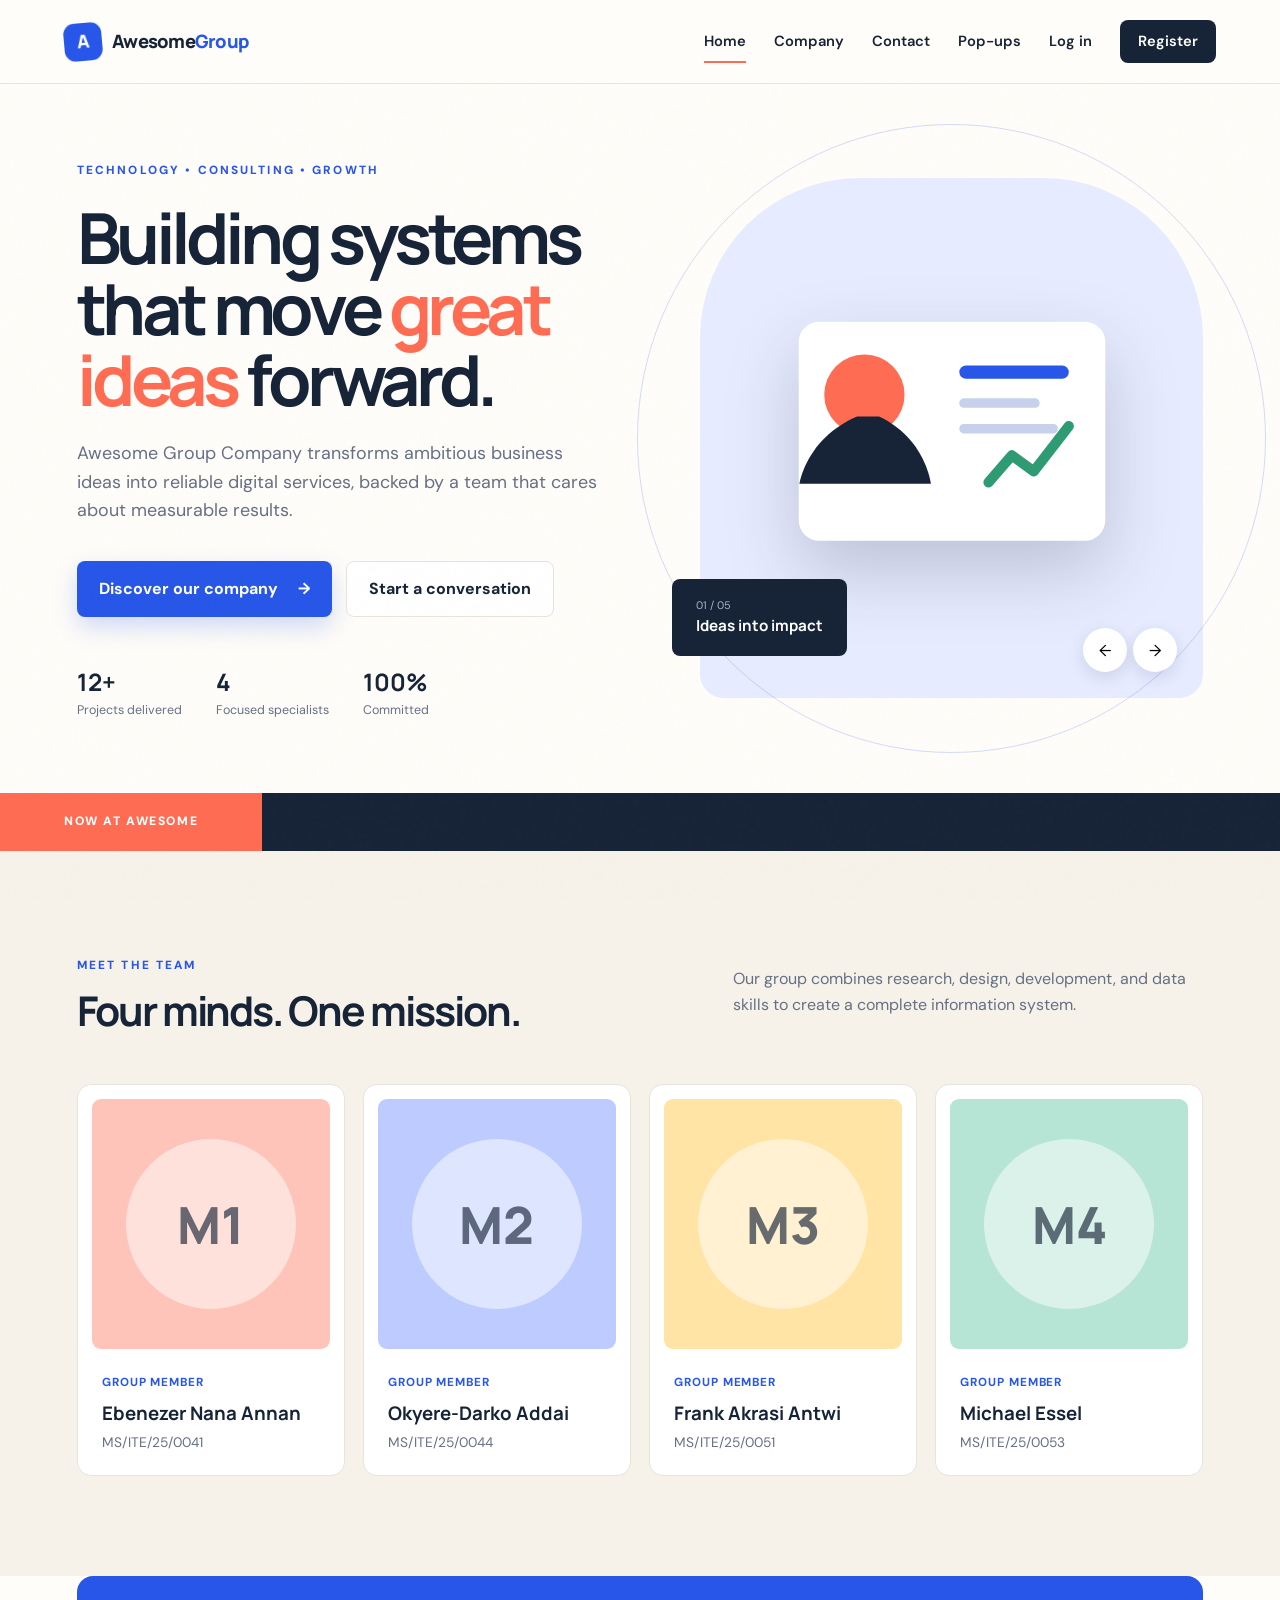
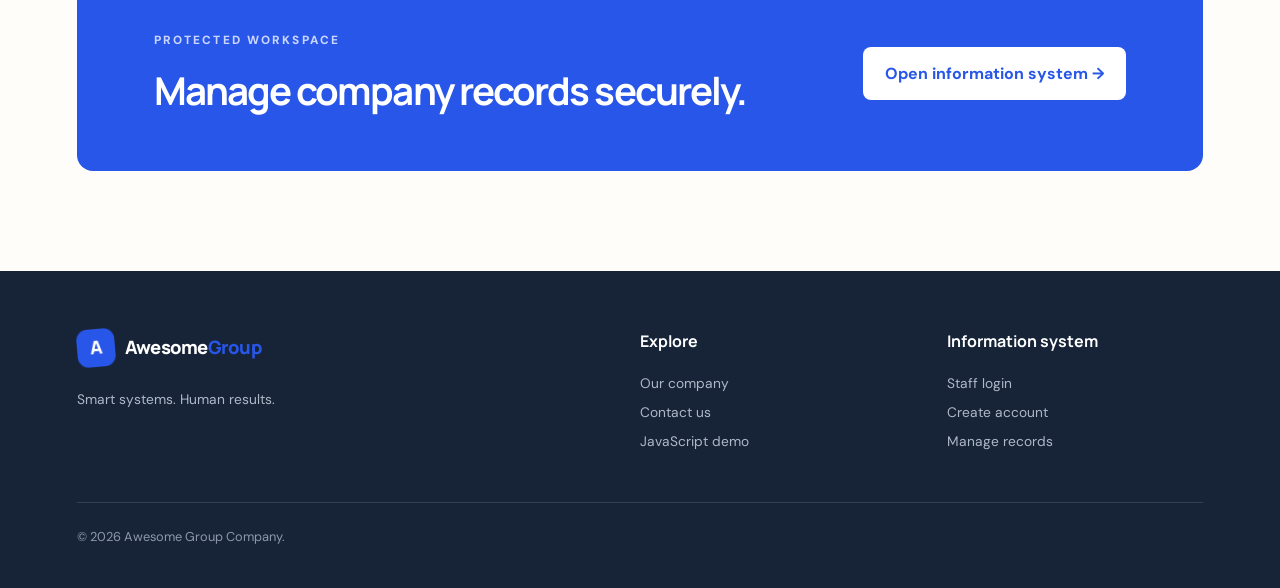
<file: index.html>
<!doctype html>
<html lang="en">
<head>
    <meta charset="utf-8">
    <meta name="viewport" content="width=device-width, initial-scale=1">
    <meta name="description" content="Awesome Group Company information system">
    <title>Home | Awesome Group Company</title>
    <link rel="preconnect" href="https://fonts.googleapis.com">
    <link rel="preconnect" href="https://fonts.gstatic.com" crossorigin>
    <link href="https://fonts.googleapis.com/css2?family=DM+Sans:wght@400;500;600;700&family=Manrope:wght@600;700;800&display=swap" rel="stylesheet">
    <link rel="stylesheet" href="assets/css/style.css">
    <script src="assets/js/main.js" defer></script>
</head>
<body data-page="home">
<header data-site-header></header>
<main>
    <section class="hero">
        <div class="hero-copy">
            <span class="eyebrow">Technology • Consulting • Growth</span>
            <h1>Building systems that move <em>great ideas</em> forward.</h1>
            <p>Awesome Group Company transforms ambitious business ideas into reliable digital services, backed by a team that cares about measurable results.</p>
            <div class="hero-actions">
                <a class="button primary" href="about.html">Discover our company <span>→</span></a>
                <a class="button ghost" href="contact.html">Start a conversation</a>
            </div>
            <div class="hero-stats">
                <div><strong>12+</strong><span>Projects delivered</span></div>
                <div><strong>4</strong><span>Focused specialists</span></div>
                <div><strong>100%</strong><span>Committed</span></div>
            </div>
        </div>
        <div class="slider" aria-label="Company highlights">
            <div class="slider-orbit"></div>
            <img id="slider-image" src="assets/images/slide-1.svg" alt="Digital collaboration illustration">
            <button class="slider-arrow previous" type="button" aria-label="Previous image">←</button>
            <button class="slider-arrow next" type="button" aria-label="Next image">→</button>
            <div class="slider-caption"><span id="slide-number">01 / 05</span><strong id="slide-title">Ideas into impact</strong></div>
        </div>
    </section>
    <section class="ticker" aria-label="Company announcements">
        <span class="ticker-label">Now at Awesome</span>
        <div class="ticker-window"><p id="scrolling-text">Innovating together • Building secure systems • Creating lasting value • Your vision, engineered brilliantly •</p></div>
    </section>
    <section class="section team-section">
        <div class="section-heading">
            <div><span class="eyebrow">Meet the team</span><h2>Four minds. One mission.</h2></div>
            <p>Our group combines research, design, development, and data skills to create a complete information system.</p>
        </div>
        <div class="team-grid">
            <article class="team-card"><div class="avatar coral"><span>M1</span></div><div><span class="member-role">Group Member</span><h3>Ebenezer Nana Annan</h3><p>MS/ITE/25/0041</p></div></article>
            <article class="team-card"><div class="avatar blue"><span>M2</span></div><div><span class="member-role">Group Member</span><h3>Okyere-Darko Addai</h3><p>MS/ITE/25/0044</p></div></article>
            <article class="team-card"><div class="avatar gold"><span>M3</span></div><div><span class="member-role">Group Member</span><h3>Frank Akrasi Antwi</h3><p>MS/ITE/25/0051</p></div></article>
            <article class="team-card"><div class="avatar green"><span>M4</span></div><div><span class="member-role">Group Member</span><h3>Michael Essel</h3><p>MS/ITE/25/0053</p></div></article>
        </div>
    </section>
    <section class="cta-strip">
        <div><span class="eyebrow light">Protected workspace</span><h2>Manage company records securely.</h2></div>
        <a class="button light-button" href="login.html">Open information system →</a>
    </section>
</main>
<footer data-site-footer></footer>
</body>
</html>
</file>
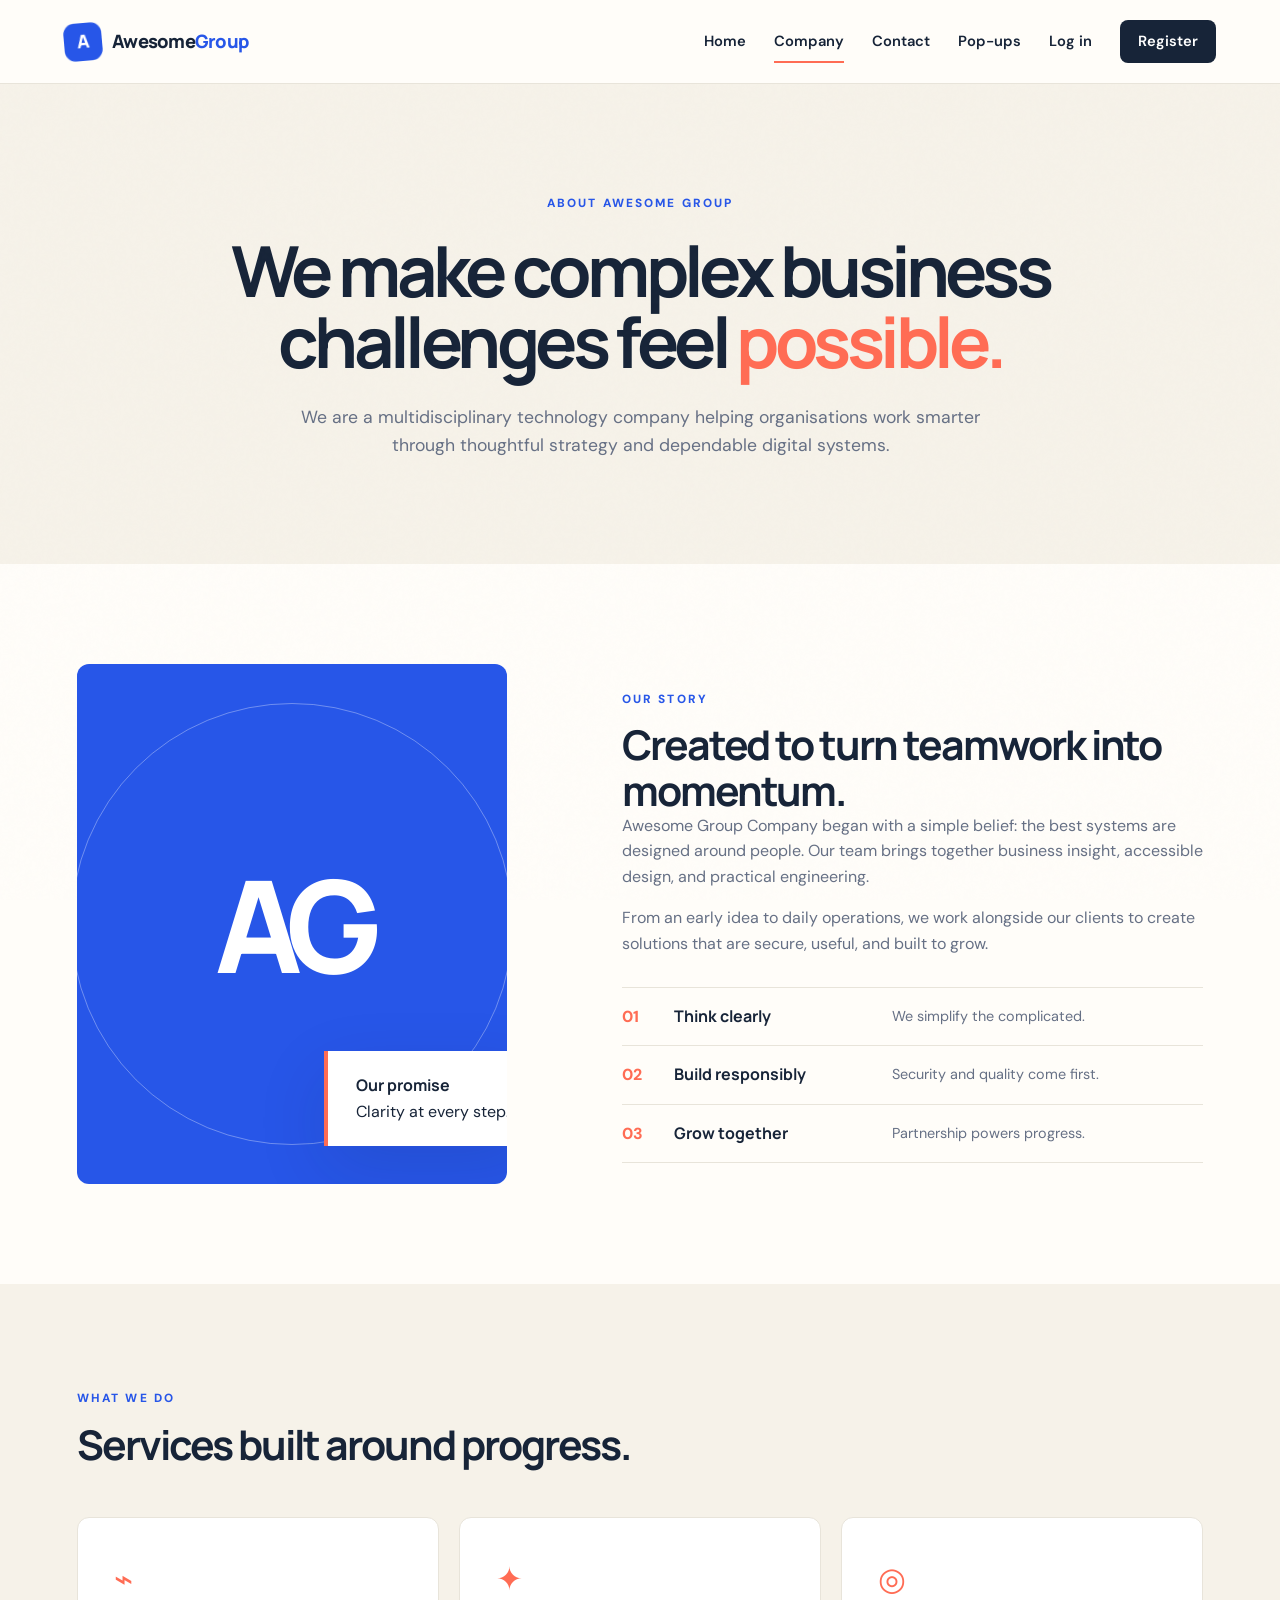
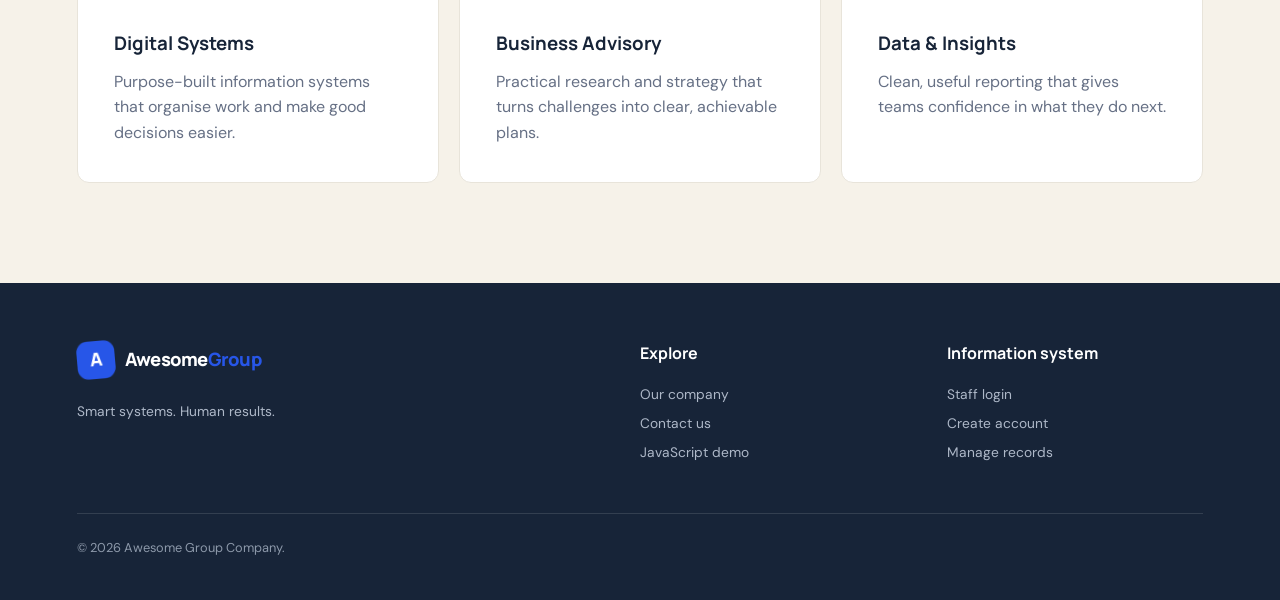
<file: about.html>
<!doctype html>
<html lang="en">
<head>
    <meta charset="utf-8"><meta name="viewport" content="width=device-width, initial-scale=1">
    <meta name="description" content="About Awesome Group Company"><title>About the Company | Awesome Group Company</title>
    <link rel="preconnect" href="https://fonts.googleapis.com"><link rel="preconnect" href="https://fonts.gstatic.com" crossorigin>
    <link href="https://fonts.googleapis.com/css2?family=DM+Sans:wght@400;500;600;700&family=Manrope:wght@600;700;800&display=swap" rel="stylesheet">
    <link rel="stylesheet" href="assets/css/style.css"><script src="assets/js/main.js" defer></script>
</head>
<body data-page="about">
<header data-site-header></header><main>
<section class="page-hero"><span class="eyebrow">About Awesome Group</span><h1>We make complex business challenges feel <em>possible.</em></h1><p>We are a multidisciplinary technology company helping organisations work smarter through thoughtful strategy and dependable digital systems.</p></section>
<section class="section story-grid">
    <div class="story-visual"><span>AG</span><div class="floating-note"><strong>Our promise</strong><br>Clarity at every step.</div></div>
    <div class="story-copy"><span class="eyebrow">Our story</span><h2>Created to turn teamwork into momentum.</h2><p>Awesome Group Company began with a simple belief: the best systems are designed around people. Our team brings together business insight, accessible design, and practical engineering.</p><p>From an early idea to daily operations, we work alongside our clients to create solutions that are secure, useful, and built to grow.</p>
        <div class="values-list"><div><span>01</span><strong>Think clearly</strong><p>We simplify the complicated.</p></div><div><span>02</span><strong>Build responsibly</strong><p>Security and quality come first.</p></div><div><span>03</span><strong>Grow together</strong><p>Partnership powers progress.</p></div></div>
    </div>
</section>
<section class="section services"><div class="section-heading"><div><span class="eyebrow">What we do</span><h2>Services built around progress.</h2></div></div><div class="service-grid"><article><span class="service-icon">⌁</span><h3>Digital Systems</h3><p>Purpose-built information systems that organise work and make good decisions easier.</p></article><article><span class="service-icon">✦</span><h3>Business Advisory</h3><p>Practical research and strategy that turns challenges into clear, achievable plans.</p></article><article><span class="service-icon">◎</span><h3>Data & Insights</h3><p>Clean, useful reporting that gives teams confidence in what they do next.</p></article></div></section>
</main><footer data-site-footer></footer>
</body></html>
</file>
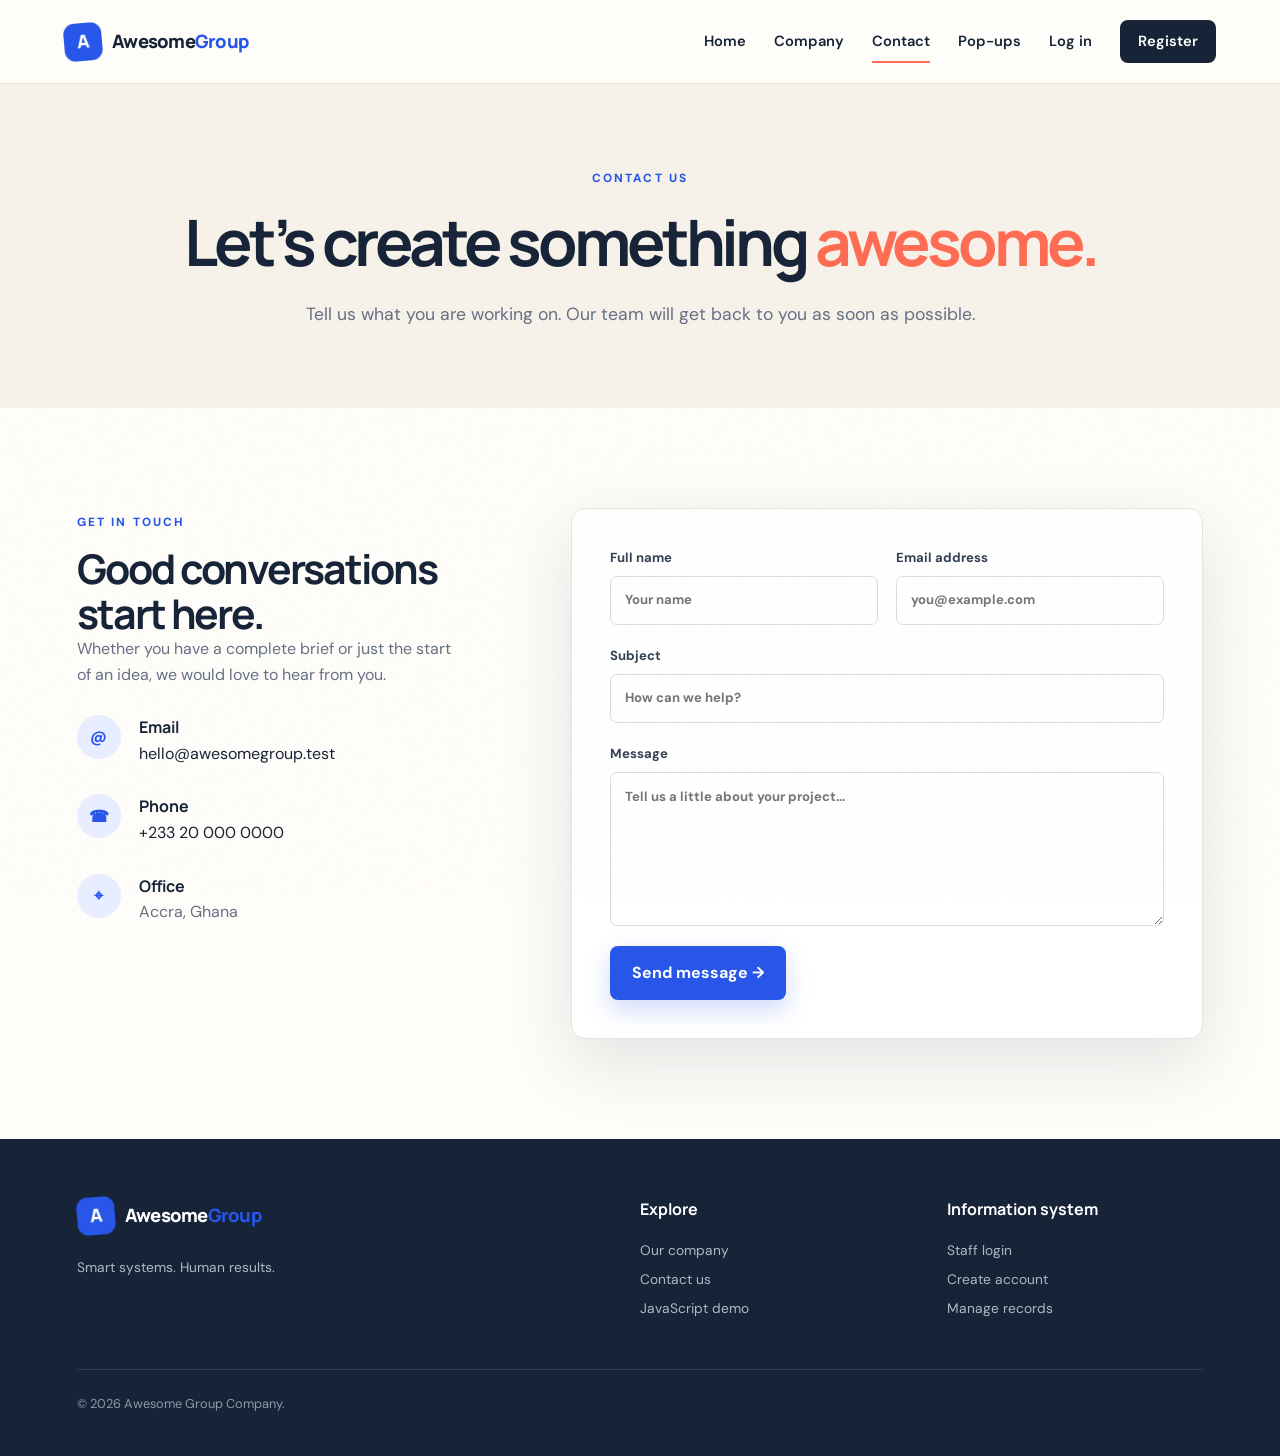
<file: contact.html>
<!doctype html>
<html lang="en">
<head>
    <meta charset="utf-8"><meta name="viewport" content="width=device-width, initial-scale=1">
    <meta name="description" content="Contact Awesome Group Company"><title>Contact | Awesome Group Company</title>
    <link rel="preconnect" href="https://fonts.googleapis.com"><link rel="preconnect" href="https://fonts.gstatic.com" crossorigin>
    <link href="https://fonts.googleapis.com/css2?family=DM+Sans:wght@400;500;600;700&family=Manrope:wght@600;700;800&display=swap" rel="stylesheet">
    <link rel="stylesheet" href="assets/css/style.css"><script src="assets/js/main.js" defer></script>
</head>
<body data-page="contact">
<header data-site-header></header><main>
<section class="page-hero compact"><span class="eyebrow">Contact us</span><h1>Let’s create something <em>awesome.</em></h1><p>Tell us what you are working on. Our team will get back to you as soon as possible.</p></section>
<section class="section contact-layout">
    <div class="contact-details"><span class="eyebrow">Get in touch</span><h2>Good conversations start here.</h2><p>Whether you have a complete brief or just the start of an idea, we would love to hear from you.</p><div class="contact-item"><span>@</span><div><strong>Email</strong><a href="mailto:hello@awesomegroup.test">hello@awesomegroup.test</a></div></div><div class="contact-item"><span>☎</span><div><strong>Phone</strong><a href="tel:+233200000000">+233 20 000 0000</a></div></div><div class="contact-item"><span>⌖</span><div><strong>Office</strong><p>Accra, Ghana</p></div></div></div>
    <form class="form-card" id="contact-form"><div class="success-box" id="contact-success" hidden>Thank you! Your demonstration message has been received.</div><div class="form-row"><label>Full name<input name="name" required placeholder="Your name"></label><label>Email address<input type="email" name="email" required placeholder="you@example.com"></label></div><label>Subject<input name="subject" required placeholder="How can we help?"></label><label>Message<textarea name="message" rows="6" required placeholder="Tell us a little about your project..."></textarea></label><button class="button primary" type="submit">Send message →</button></form>
</section>
</main><footer data-site-footer></footer>
</body></html>
</file>
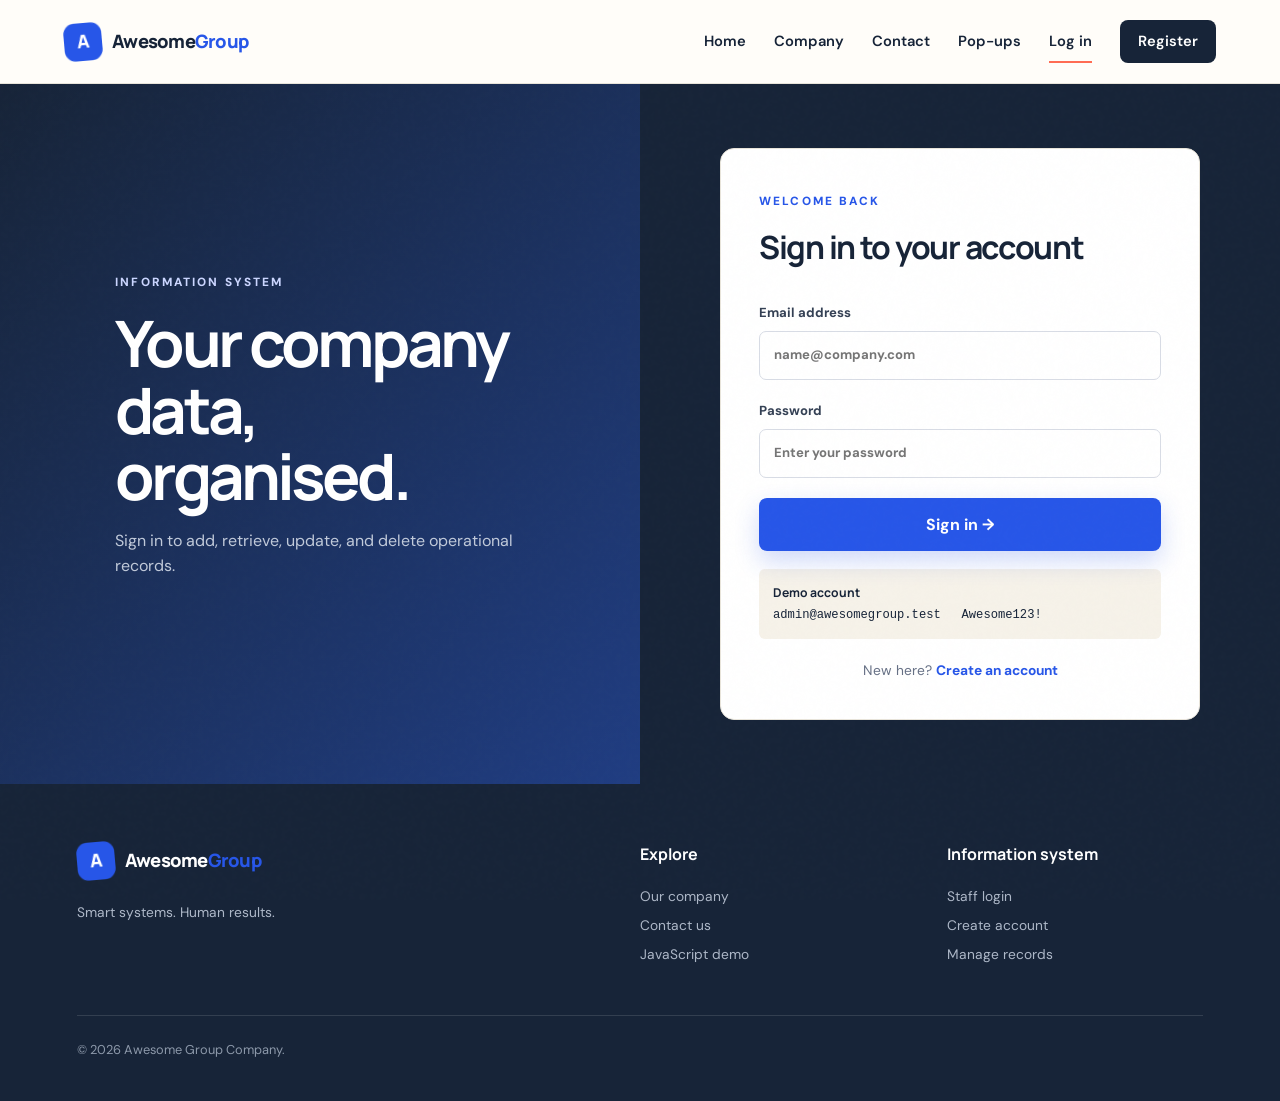
<file: dashboard.html>
<!doctype html>
<html lang="en">
<head>
    <meta charset="utf-8"><meta name="viewport" content="width=device-width, initial-scale=1">
    <meta name="description" content="Awesome Group records dashboard"><title>Records Dashboard | Awesome Group Company</title>
    <link rel="preconnect" href="https://fonts.googleapis.com"><link rel="preconnect" href="https://fonts.gstatic.com" crossorigin>
    <link href="https://fonts.googleapis.com/css2?family=DM+Sans:wght@400;500;600;700&family=Manrope:wght@600;700;800&display=swap" rel="stylesheet">
    <link rel="stylesheet" href="assets/css/style.css"><script src="assets/js/main.js" defer></script>
</head>
<body data-page="dashboard">
<header data-site-header></header><main id="dashboard-app">
<section class="dashboard-hero"><div><span class="eyebrow">Company information system</span><h1 id="dashboard-greeting">Welcome.</h1><p>Add, retrieve, update, and delete company service records from one place.</p></div><div class="dashboard-count"><strong id="record-count">0</strong><span>Visible records</span></div></section>
<section class="dashboard-layout">
    <aside class="record-form-panel"><span class="eyebrow">Add or update record</span><h2 id="record-form-title">Create new record</h2><form id="record-form"><label>Department<input name="department" required placeholder="e.g. Technology"></label><label>Service name<input name="serviceName" required placeholder="e.g. Web Development"></label><label>Manager<input name="manager" required placeholder="Full name"></label><label>Contact email<input type="email" name="email" required placeholder="team@company.com"></label><label>Status<select name="status"><option>Active</option><option>Pending</option><option>Inactive</option></select></label><button class="button primary full" id="record-submit" type="submit">Add record →</button><button class="cancel-link cancel-button" id="cancel-edit" type="button" hidden>Cancel editing</button></form></aside>
    <div class="records-panel"><div class="records-toolbar"><div><span class="eyebrow">Retrieve records</span><h2>Company services</h2></div><form class="search-form" id="search-form"><input name="search" placeholder="Search records..."><button type="submit">Retrieve record</button></form></div><div class="table-wrap"><table><thead><tr><th>ID</th><th>Department</th><th>Service</th><th>Manager</th><th>Status</th><th>Actions</th></tr></thead><tbody id="records-body"></tbody></table></div></div>
</section>
</main><footer data-site-footer></footer>
</body></html>
</file>
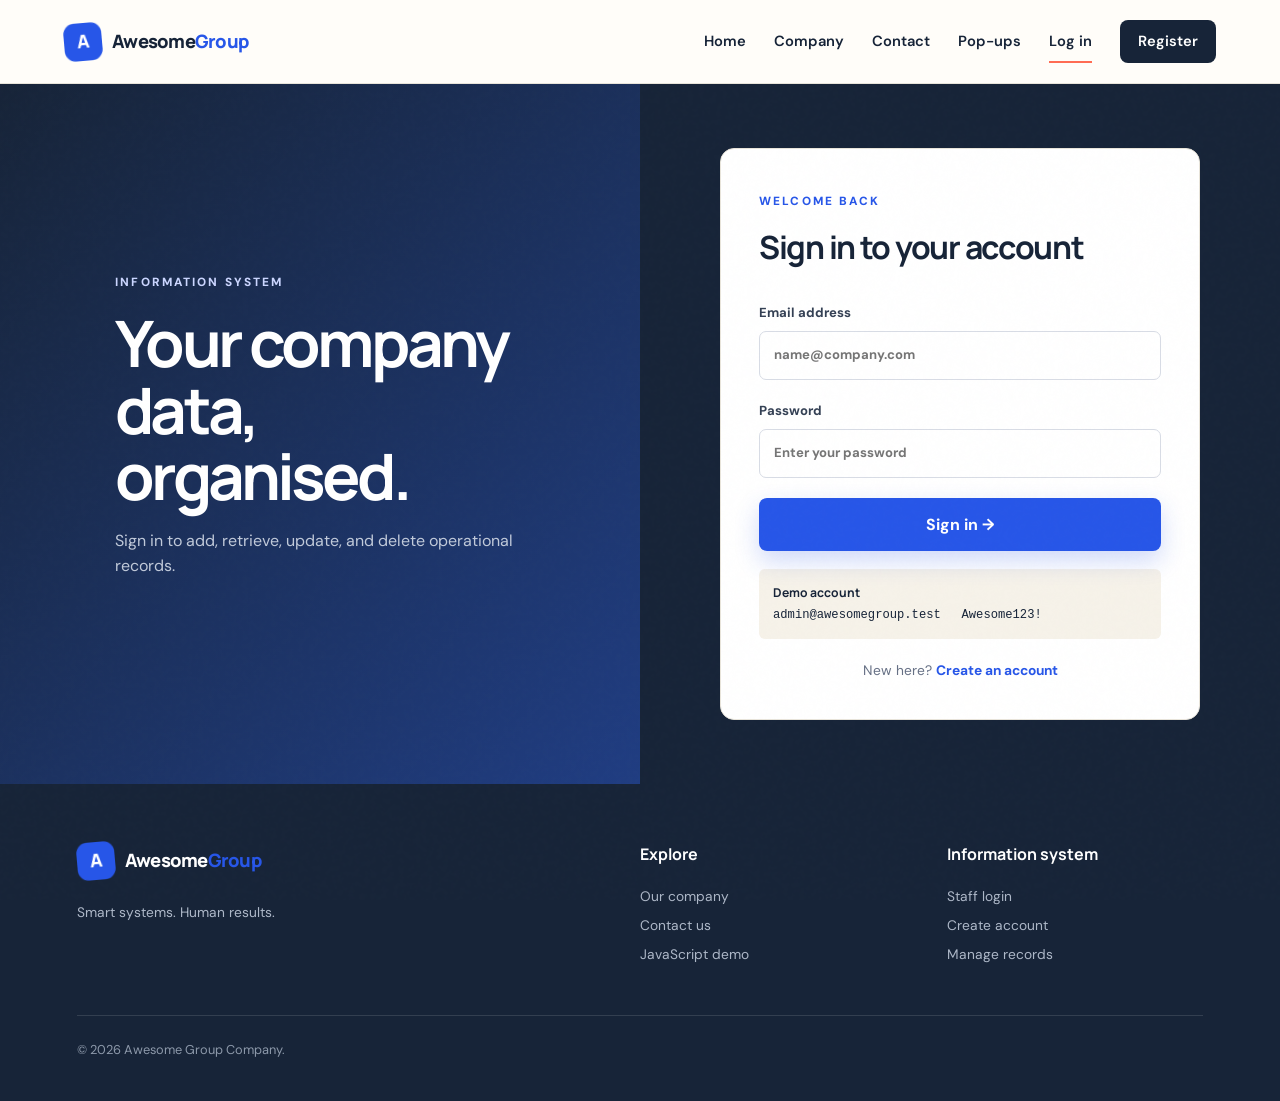
<file: login.html>
<!doctype html>
<html lang="en">
<head>
    <meta charset="utf-8"><meta name="viewport" content="width=device-width, initial-scale=1">
    <meta name="description" content="Awesome Group staff login"><title>Staff Login | Awesome Group Company</title>
    <link rel="preconnect" href="https://fonts.googleapis.com"><link rel="preconnect" href="https://fonts.gstatic.com" crossorigin>
    <link href="https://fonts.googleapis.com/css2?family=DM+Sans:wght@400;500;600;700&family=Manrope:wght@600;700;800&display=swap" rel="stylesheet">
    <link rel="stylesheet" href="assets/css/style.css"><script src="assets/js/main.js" defer></script>
</head>
<body data-page="login">
<header data-site-header></header><main>
<section class="auth-layout">
    <div class="auth-intro"><span class="eyebrow light">Information system</span><h1>Your company data, organised.</h1><p>Sign in to add, retrieve, update, and delete operational records.</p></div>
    <form class="auth-card" id="login-form"><span class="eyebrow">Welcome back</span><h2>Sign in to your account</h2><div class="error-box" id="login-error" hidden></div><label>Email address<input type="email" name="email" required autocomplete="email" placeholder="name@company.com"></label><label>Password<input type="password" name="password" required autocomplete="current-password" placeholder="Enter your password"></label><button class="button primary full" type="submit">Sign in →</button><div class="demo-credentials"><strong>Demo account</strong><code>admin@awesomegroup.test</code><code>Awesome123!</code></div><p class="form-switch">New here? <a href="register.html">Create an account</a></p></form>
</section>
</main><footer data-site-footer></footer>
</body></html>
</file>
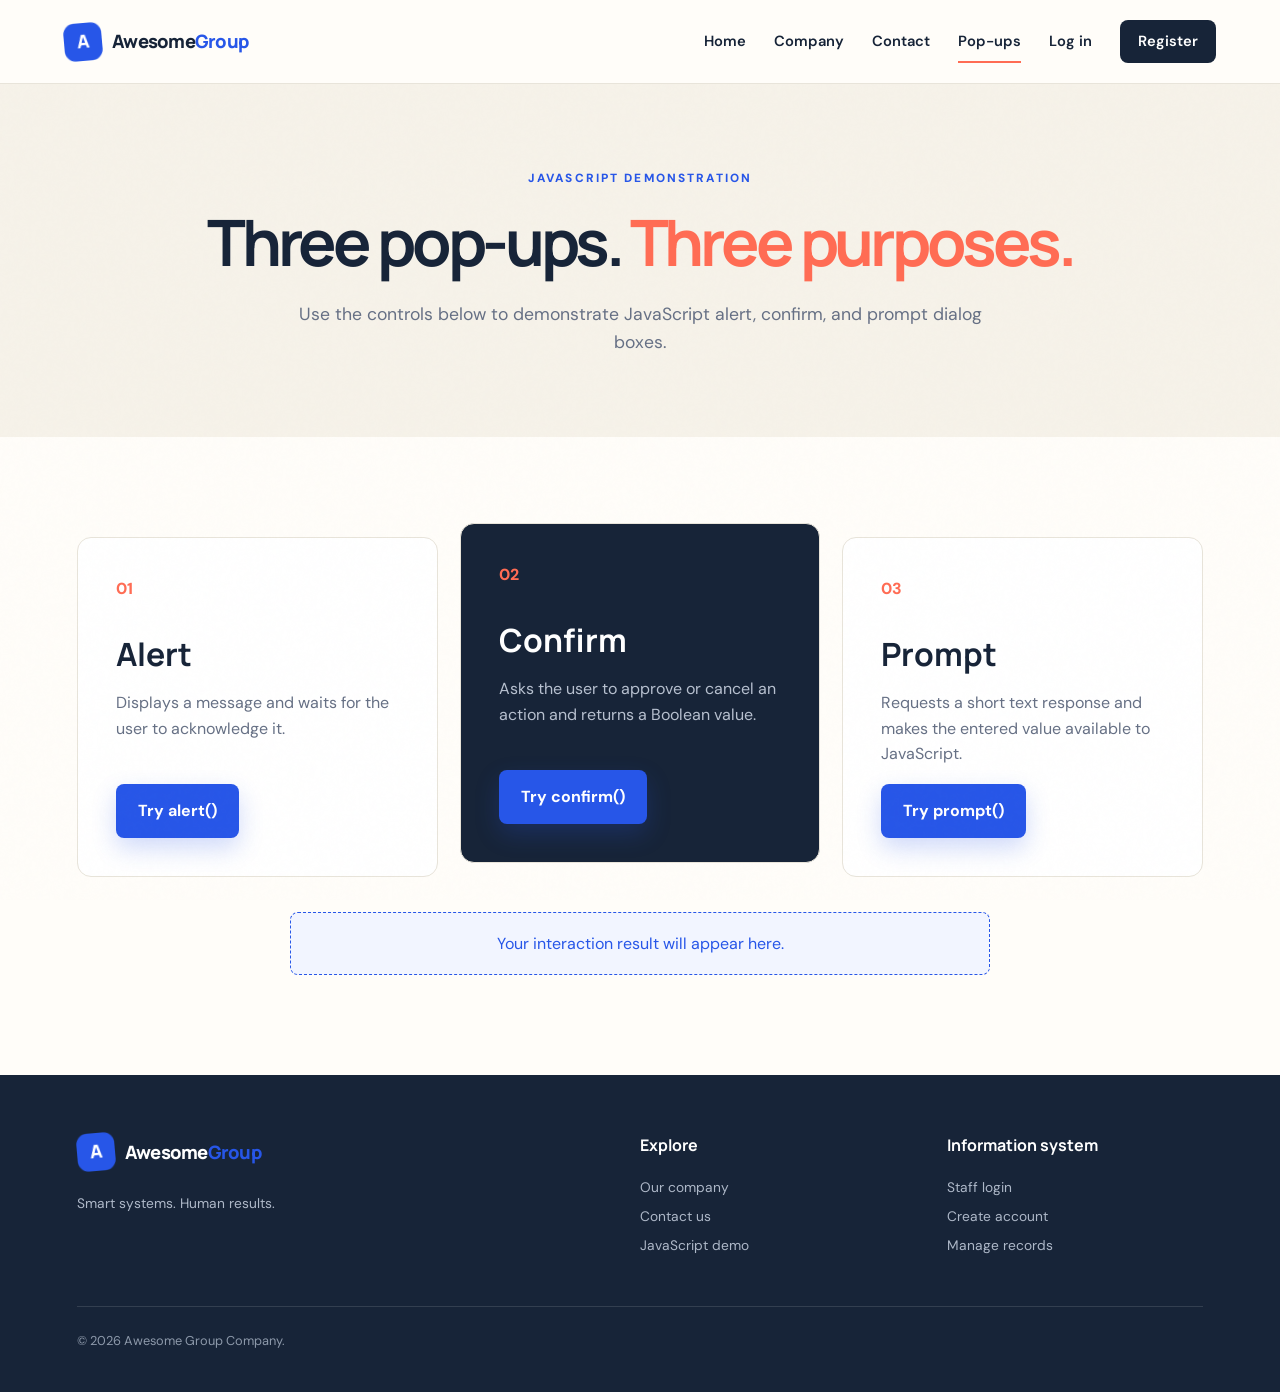
<file: popups.html>
<!doctype html>
<html lang="en">
<head>
    <meta charset="utf-8"><meta name="viewport" content="width=device-width, initial-scale=1">
    <meta name="description" content="JavaScript pop-up demonstrations"><title>JavaScript Pop-ups | Awesome Group Company</title>
    <link rel="preconnect" href="https://fonts.googleapis.com"><link rel="preconnect" href="https://fonts.gstatic.com" crossorigin>
    <link href="https://fonts.googleapis.com/css2?family=DM+Sans:wght@400;500;600;700&family=Manrope:wght@600;700;800&display=swap" rel="stylesheet">
    <link rel="stylesheet" href="assets/css/style.css"><script src="assets/js/main.js" defer></script>
</head>
<body data-page="popups">
<header data-site-header></header><main>
<section class="page-hero compact"><span class="eyebrow">JavaScript demonstration</span><h1>Three pop-ups. <em>Three purposes.</em></h1><p>Use the controls below to demonstrate JavaScript alert, confirm, and prompt dialog boxes.</p></section>
<section class="section popup-grid"><article class="popup-card"><span>01</span><h2>Alert</h2><p>Displays a message and waits for the user to acknowledge it.</p><button class="button primary" type="button" data-popup="alert">Try alert()</button></article><article class="popup-card featured"><span>02</span><h2>Confirm</h2><p>Asks the user to approve or cancel an action and returns a Boolean value.</p><button class="button primary" type="button" data-popup="confirm">Try confirm()</button></article><article class="popup-card"><span>03</span><h2>Prompt</h2><p>Requests a short text response and makes the entered value available to JavaScript.</p><button class="button primary" type="button" data-popup="prompt">Try prompt()</button></article></section>
<div id="popup-result" class="result-box" aria-live="polite">Your interaction result will appear here.</div>
</main><footer data-site-footer></footer>
</body></html>
</file>
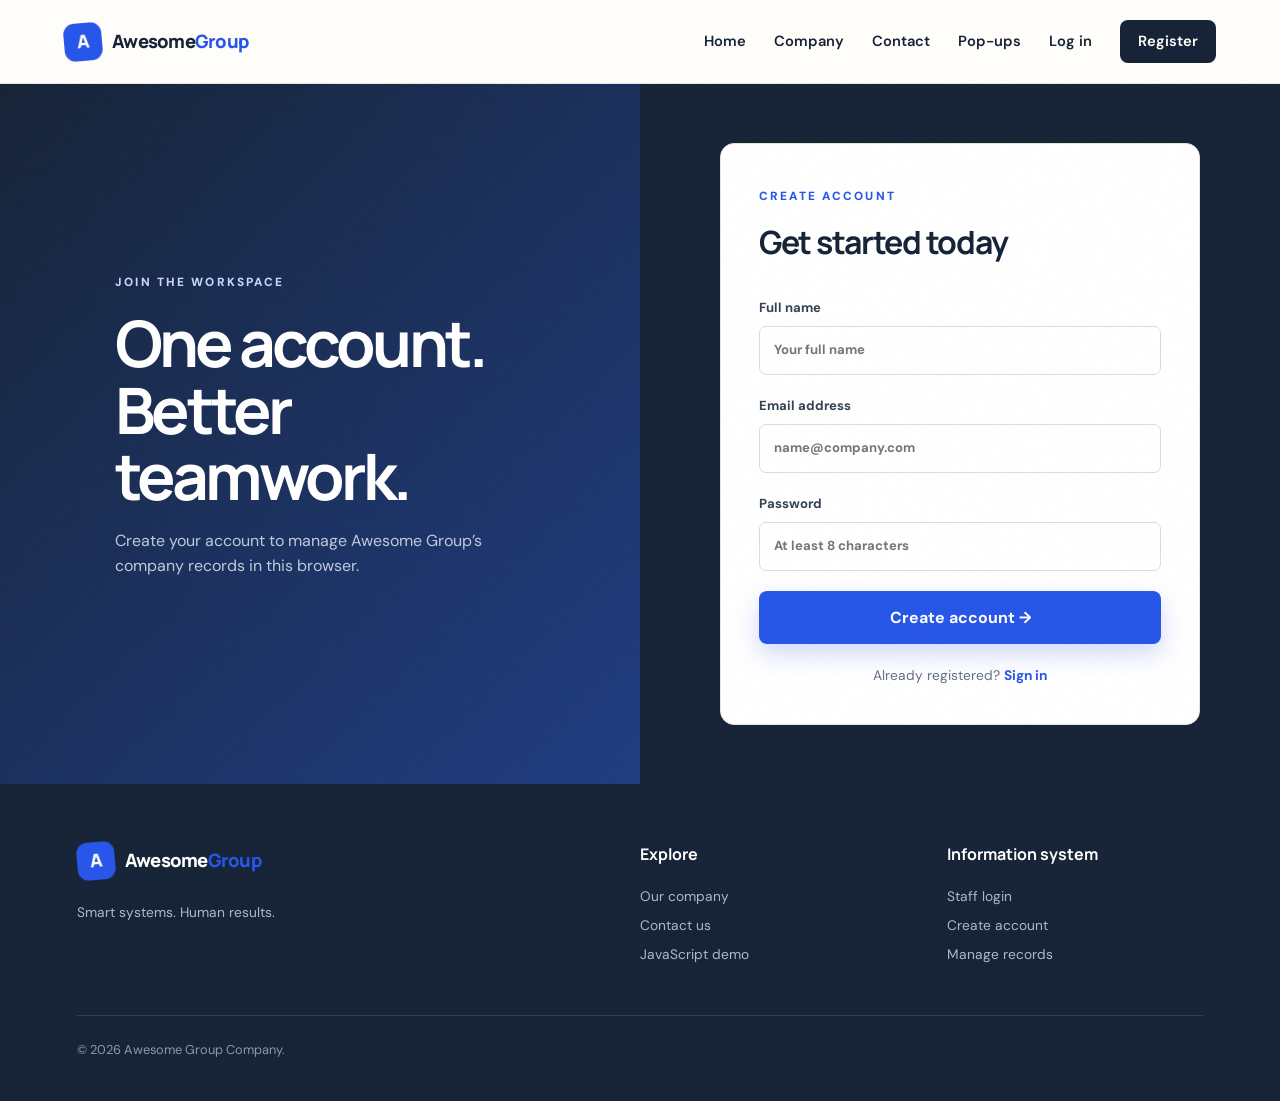
<file: register.html>
<!doctype html>
<html lang="en">
<head>
    <meta charset="utf-8"><meta name="viewport" content="width=device-width, initial-scale=1">
    <meta name="description" content="Register for Awesome Group information system"><title>Register | Awesome Group Company</title>
    <link rel="preconnect" href="https://fonts.googleapis.com"><link rel="preconnect" href="https://fonts.gstatic.com" crossorigin>
    <link href="https://fonts.googleapis.com/css2?family=DM+Sans:wght@400;500;600;700&family=Manrope:wght@600;700;800&display=swap" rel="stylesheet">
    <link rel="stylesheet" href="assets/css/style.css"><script src="assets/js/main.js" defer></script>
</head>
<body data-page="register">
<header data-site-header></header><main>
<section class="auth-layout register-layout">
    <div class="auth-intro"><span class="eyebrow light">Join the workspace</span><h1>One account. Better teamwork.</h1><p>Create your account to manage Awesome Group’s company records in this browser.</p></div>
    <form class="auth-card" id="register-form"><span class="eyebrow">Create account</span><h2>Get started today</h2><div class="error-box" id="register-error" hidden></div><label>Full name<input name="fullName" required autocomplete="name" placeholder="Your full name"></label><label>Email address<input type="email" name="email" required autocomplete="email" placeholder="name@company.com"></label><label>Password<input type="password" name="password" required minlength="8" autocomplete="new-password" placeholder="At least 8 characters"></label><button class="button primary full" type="submit">Create account →</button><p class="form-switch">Already registered? <a href="login.html">Sign in</a></p></form>
</section>
</main><footer data-site-footer></footer>
</body></html>
</file>
<file: assets/css/style.css>
:root {
  --ink: #172438;
  --muted: #667085;
  --paper: #fffdf9;
  --cream: #f6f2e9;
  --line: #e8e4da;
  --blue: #2756e8;
  --blue-dark: #173bb4;
  --coral: #ff6c54;
  --gold: #f4b942;
  --green: #2f9b73;
  --shadow: 0 24px 70px rgba(23,36,56,.12);
}
* {
  box-sizing: border-box;
}
html {
  scroll-behavior: smooth;
}
body {
  margin: 0;
  background: var(--paper);
  color: var(--ink);
  font-family: "DM Sans",sans-serif;
  line-height: 1.6;
}
body:before {
  content: "";
  position: fixed;
  inset: 0;
  pointer-events: none;
  opacity: .18;
  background-image: url("data:image/svg+xml,%3Csvg viewBox='0 0 180 180' xmlns='http://www.w3.org/2000/svg'%3E%3Cfilter id='n'%3E%3CfeTurbulence type='fractalNoise' baseFrequency='.9' numOctaves='2' stitchTiles='stitch'/%3E%3C/filter%3E%3Crect width='100%25' height='100%25' filter='url(%23n)' opacity='.08'/%3E%3C/svg%3E");
}
h1,h2,h3,strong,.brand {
  font-family: Manrope,sans-serif;
}
h1,h2,h3,p {
  margin-top: 0;
}
a {
  color: inherit;
  text-decoration: none;
}
button,input,textarea,select {
  font: inherit;
}
.site-header {
  height: 84px;
  padding: 0 clamp(24px,5vw,80px);
  display: flex;
  align-items: center;
  justify-content: space-between;
  border-bottom: 1px solid var(--line);
  background: rgba(255,253,249,.9);
  backdrop-filter: blur(14px);
  position: sticky;
  top: 0;
  z-index: 50;
}
.brand {
  display: flex;
  align-items: center;
  gap: 10px;
  font-weight: 800;
  font-size: 1.15rem;
  letter-spacing: -.04em;
}
.brand>span:last-child>span {
  color: var(--blue);
}
.brand-mark {
  width: 38px;
  height: 38px;
  display: grid;
  place-items: center;
  color: white;
  background: var(--blue);
  border-radius: 11px;
  transform: rotate(-5deg);
}
.site-nav {
  display: flex;
  align-items: center;
  gap: 28px;
  font-weight: 600;
  font-size: .92rem;
}
.site-nav a {
  position: relative;
}
.site-nav a.active:after {
  content: "";
  position: absolute;
  left: 0;
  right: 0;
  bottom: -10px;
  height: 2px;
  background: var(--coral);
}
.site-nav .nav-button {
  padding: 10px 18px;
  color: white;
  background: var(--ink);
  border-radius: 8px;
}
.menu-toggle {
  display: none;
  border: 0;
  background: none;
  font-size: 1.5rem;
}
main {
  min-height: 60vh;
}
.hero {
  min-height: 680px;
  padding: 72px clamp(24px,6vw,96px);
  display: grid;
  grid-template-columns: 1.03fr .97fr;
  align-items: center;
  gap: 7vw;
  overflow: hidden;
}
.eyebrow {
  text-transform: uppercase;
  font-size: .74rem;
  font-weight: 800;
  letter-spacing: .18em;
  color: var(--blue);
}
.hero h1,.page-hero h1 {
  font-size: clamp(3rem,5.5vw,5.5rem);
  line-height: 1.01;
  letter-spacing: -.065em;
  margin: 20px 0 24px;
}
.hero h1 em,.page-hero h1 em {
  font-style: normal;
  color: var(--coral);
  position: relative;
}
.hero-copy>p {
  font-size: 1.12rem;
  color: var(--muted);
  max-width: 620px;
}
.hero-actions {
  display: flex;
  gap: 14px;
  margin: 36px 0 46px;
}
.button {
  border: 0;
  cursor: pointer;
  display: inline-flex;
  align-items: center;
  justify-content: center;
  gap: 20px;
  padding: 14px 22px;
  border-radius: 8px;
  font-weight: 700;
  transition: .2s transform,.2s box-shadow;
}
.button:hover {
  transform: translateY(-2px);
}
.button.primary {
  background: var(--blue);
  color: #fff;
  box-shadow: 0 10px 25px rgba(39,86,232,.22);
}
.button.primary:hover {
  background: var(--blue-dark);
}
.button.ghost {
  border: 1px solid var(--line);
  background: white;
}
.button.full {
  width: 100%;
}
.hero-stats {
  display: flex;
  gap: 34px;
}
.hero-stats div {
  display: flex;
  flex-direction: column;
}
.hero-stats strong {
  font-size: 1.5rem;
}
.hero-stats span {
  font-size: .78rem;
  color: var(--muted);
}
.slider {
  height: 520px;
  position: relative;
  background: #e6ebff;
  border-radius: 160px 160px 24px 24px;
  display: flex;
  align-items: center;
  justify-content: center;
}
.slider img {
  width: 87%;
  height: 82%;
  object-fit: contain;
  z-index: 2;
  filter: drop-shadow(0 30px 35px rgba(23,36,56,.2));
  transition: opacity .25s,transform .25s;
}
.slider img.changing {
  opacity: 0;
  transform: scale(.97);
}
.slider-orbit {
  position: absolute;
  width: 125%;
  aspect-ratio: 1;
  border: 1px solid rgba(39,86,232,.2);
  border-radius: 50%;
}
.slider-arrow {
  position: absolute;
  z-index: 4;
  bottom: 26px;
  width: 44px;
  height: 44px;
  border: 0;
  border-radius: 50%;
  background: white;
  cursor: pointer;
  box-shadow: 0 5px 16px #1c2d5522;
}
.slider-arrow.previous {
  right: 76px;
}
.slider-arrow.next {
  right: 26px;
}
.slider-caption {
  position: absolute;
  z-index: 3;
  left: -28px;
  bottom: 42px;
  background: var(--ink);
  color: white;
  padding: 18px 24px;
  border-radius: 8px;
  display: flex;
  flex-direction: column;
}
.slider-caption span {
  font-size: .68rem;
  color: #a8b4cc;
}
.slider-caption strong {
  font-size: .95rem;
}
.ticker {
  display: flex;
  align-items: center;
  background: var(--ink);
  color: white;
  height: 58px;
  overflow: hidden;
}
.ticker-label {
  height: 100%;
  z-index: 2;
  display: flex;
  align-items: center;
  padding: 0 5vw;
  background: var(--coral);
  font-size: .76rem;
  text-transform: uppercase;
  font-weight: 800;
  letter-spacing: .13em;
  white-space: nowrap;
}
.ticker-window {
  overflow: hidden;
  flex: 1;
  white-space: nowrap;
}
.ticker-window p {
  margin: 0;
  display: inline-block;
  padding-left: 100%;
  animation: ticker 25s linear infinite;
  color: #dbe1ed;
}
@keyframes ticker {
  to {
    transform: translateX(-100%);
  }
}
.section {
  padding: 100px clamp(24px,6vw,96px);
}
.section-heading {
  display: flex;
  justify-content: space-between;
  align-items: end;
  gap: 40px;
  margin-bottom: 50px;
}
.section-heading h2,.story-copy h2,.services h2,.contact-details h2 {
  font-size: clamp(2rem,3.2vw,3.25rem);
  line-height: 1.1;
  letter-spacing: -.05em;
  margin: 12px 0 0;
}
.section-heading>p {
  max-width: 470px;
  color: var(--muted);
}
.team-section {
  background: var(--cream);
}
.team-grid {
  display: grid;
  grid-template-columns: repeat(4,1fr);
  gap: 18px;
}
.team-card {
  background: white;
  border: 1px solid var(--line);
  padding: 14px;
  border-radius: 14px;
  transition: .2s;
}
.team-card:hover {
  transform: translateY(-6px);
  box-shadow: var(--shadow);
}
.avatar {
  height: 250px;
  border-radius: 9px;
  display: grid;
  place-items: center;
  overflow: hidden;
  position: relative;
}
.avatar img {
    width: 100%;
    height: 100%;
    object-fit: cover;
    object-position: center;
    display: block;
}
.avatar:before {
  content: "";
  width: 170px;
  height: 170px;
  border-radius: 50%;
  background: rgba(255,255,255,.5);
  position: absolute;
}
.avatar span {
  z-index: 1;
  font: 800 3.2rem Manrope;
  color: rgba(23,36,56,.65);
}
.avatar.coral {
  background: #ffc4b9;
}
.avatar.blue {
  background: #becbff;
}
.avatar.gold {
  background: #ffe4a5;
}
.avatar.green {
  background: #b7e5d5;
}
.team-card>div:last-child {
  padding: 19px 10px 8px;
}
.team-card h3 {
  margin: 6px 0 2px;
}
.team-card p {
  color: var(--muted);
  font-size: .86rem;
  margin: 0;
}
.member-role {
  color: var(--blue);
  font-weight: 700;
  font-size: .73rem;
  text-transform: uppercase;
  letter-spacing: .08em;
}
.edit-note {
  text-align: center;
  color: var(--muted);
  font-size: .84rem;
  margin: 30px 0 0;
}
.edit-note code {
  background: #e9e4d9;
  padding: 2px 6px;
  border-radius: 4px;
}
.cta-strip {
  margin: 0 clamp(24px,6vw,96px) 100px;
  padding: 50px 6vw;
  background: var(--blue);
  color: white;
  display: flex;
  align-items: center;
  justify-content: space-between;
  border-radius: 16px;
}
.cta-strip h2 {
  font-size: clamp(1.8rem,3vw,3rem);
  margin: 8px 0 0;
  letter-spacing: -.05em;
}
.eyebrow.light {
  color: #cbd6ff;
}
.light-button {
  background: white;
  color: var(--blue);
}
.page-hero {
  padding: 105px max(24px,10vw);
  text-align: center;
  background: var(--cream);
}
.page-hero h1 {
  max-width: 1050px;
  margin: 20px auto 26px;
}
.page-hero>p {
  max-width: 700px;
  margin: auto;
  color: var(--muted);
  font-size: 1.1rem;
}
.page-hero.compact {
  padding-top: 80px;
  padding-bottom: 80px;
}
.page-hero.compact h1 {
  font-size: clamp(2.7rem,5vw,4.6rem);
}
.story-grid {
  display: grid;
  grid-template-columns: .85fr 1.15fr;
  gap: 9vw;
  align-items: center;
}
.story-visual {
  min-height: 520px;
  background: var(--blue);
  border-radius: 12px;
  display: grid;
  place-items: center;
  position: relative;
  overflow: hidden;
}
.story-visual:after {
  content: "";
  position: absolute;
  width: 440px;
  height: 440px;
  border: 1px solid #ffffff55;
  border-radius: 50%;
}
.story-visual>span {
  font: 800 8rem Manrope;
  color: white;
  z-index: 1;
  letter-spacing: -.1em;
}
.floating-note {
  position: absolute;
  z-index: 2;
  right: -30px;
  bottom: 38px;
  background: white;
  box-shadow: var(--shadow);
  padding: 22px 28px;
  border-left: 4px solid var(--coral);
}
.story-copy>p {
  color: var(--muted);
}
.values-list {
  margin-top: 30px;
  border-top: 1px solid var(--line);
}
.values-list>div {
  display: grid;
  grid-template-columns: 42px 1fr 1.5fr;
  gap: 10px;
  padding: 16px 0;
  border-bottom: 1px solid var(--line);
  align-items: center;
}
.values-list span {
  color: var(--coral);
  font-weight: 800;
}
.values-list p {
  margin: 0;
  color: var(--muted);
  font-size: .9rem;
}
.services {
  background: var(--cream);
}
.service-grid {
  display: grid;
  grid-template-columns: repeat(3,1fr);
  gap: 20px;
}
.service-grid article {
  padding: 36px;
  background: white;
  border: 1px solid var(--line);
  border-radius: 12px;
}
.service-icon {
  font-size: 2rem;
  color: var(--coral);
}
.service-grid h3 {
  margin: 24px 0 10px;
}
.service-grid p {
  color: var(--muted);
  margin: 0;
}
.contact-layout {
  display: grid;
  grid-template-columns: .75fr 1.25fr;
  gap: 9vw;
}
.contact-details>p {
  color: var(--muted);
}
.contact-item {
  display: flex;
  gap: 18px;
  margin: 28px 0;
}
.contact-item>span {
  width: 44px;
  height: 44px;
  display: grid;
  place-items: center;
  border-radius: 50%;
  background: #e8edff;
  color: var(--blue);
  font-weight: 800;
}
.contact-item div {
  display: flex;
  flex-direction: column;
}
.contact-item p {
  margin: 0;
  color: var(--muted);
}
.form-card,.auth-card,.record-form-panel {
  background: white;
  border: 1px solid var(--line);
  border-radius: 14px;
  padding: 38px;
  box-shadow: var(--shadow);
}
label {
  display: flex;
  flex-direction: column;
  gap: 8px;
  font-size: .82rem;
  font-weight: 700;
  color: #344054;
  margin-bottom: 20px;
}
input,textarea,select {
  width: 100%;
  border: 1px solid #d8dce5;
  border-radius: 7px;
  padding: 13px 14px;
  background: #fff;
  color: var(--ink);
  outline: none;
}
input:focus,textarea:focus,select:focus {
  border-color: var(--blue);
  box-shadow: 0 0 0 3px #2756e81a;
}
.form-row {
  display: grid;
  grid-template-columns: 1fr 1fr;
  gap: 18px;
}
.success-box,.error-box {
  padding: 12px 14px;
  margin-bottom: 20px;
  border-radius: 6px;
  font-size: .86rem;
}
.success-box {
  background: #e5f5ee;
  color: #176848;
}
.error-box {
  background: #fff0ed;
  color: #9e3424;
}
.popup-grid {
  display: grid;
  grid-template-columns: repeat(3,1fr);
  gap: 22px;
  padding-bottom: 35px;
}
.popup-card {
  padding: 38px;
  border: 1px solid var(--line);
  border-radius: 14px;
  background: white;
}
.popup-card.featured {
  background: var(--ink);
  color: white;
  transform: translateY(-14px);
}
.popup-card>span {
  color: var(--coral);
  font-weight: 800;
}
.popup-card h2 {
  font-size: 2rem;
  margin: 28px 0 10px;
}
.popup-card p {
  color: var(--muted);
  min-height: 78px;
}
.popup-card.featured p {
  color: #b7c0cf;
}
.result-box {
  max-width: 700px;
  margin: 0 auto 100px;
  padding: 18px;
  text-align: center;
  border: 1px dashed var(--blue);
  color: var(--blue);
  background: #f2f5ff;
  border-radius: 8px;
}
.auth-layout {
  min-height: 700px;
  display: grid;
  grid-template-columns: 1fr 1fr;
  background: var(--ink);
}
.auth-intro {
  padding: 10vw 9vw;
  color: white;
  background: linear-gradient(135deg,#172438,#203d82);
  display: flex;
  flex-direction: column;
  justify-content: center;
}
.auth-intro h1 {
  font-size: clamp(2.8rem,5vw,5rem);
  line-height: 1.04;
  letter-spacing: -.06em;
  margin: 18px 0;
}
.auth-intro p {
  color: #c1cada;
  max-width: 500px;
}
.auth-card {
  margin: auto;
  width: min(480px,85%);
  box-shadow: none;
}
.auth-card h2 {
  font-size: 2rem;
  letter-spacing: -.04em;
  margin: 10px 0 28px;
}
.demo-credentials {
  padding: 14px;
  background: var(--cream);
  display: grid;
  grid-template-columns: 1fr 1fr;
  gap: 3px;
  margin-top: 18px;
  border-radius: 6px;
  font-size: .76rem;
}
.demo-credentials strong {
  grid-column: 1/-1;
}
.form-switch {
  text-align: center;
  font-size: .86rem;
  color: var(--muted);
  margin: 20px 0 0;
}
.form-switch a {
  color: var(--blue);
  font-weight: 700;
}
.dashboard-hero {
  padding: 58px clamp(24px,5vw,72px);
  display: flex;
  justify-content: space-between;
  align-items: center;
  background: var(--cream);
}
.dashboard-hero h1 {
  font-size: clamp(2.2rem,4vw,3.8rem);
  margin: 10px 0;
  letter-spacing: -.055em;
}
.dashboard-hero p {
  color: var(--muted);
  margin: 0;
}
.dashboard-count {
  width: 140px;
  height: 140px;
  border-radius: 50%;
  background: var(--blue);
  color: white;
  display: flex;
  flex-direction: column;
  align-items: center;
  justify-content: center;
}
.dashboard-count strong {
  font-size: 2.4rem;
}
.dashboard-count span {
  font-size: .72rem;
}
.dashboard-layout {
  padding: 50px clamp(20px,4vw,64px) 90px;
  display: grid;
  grid-template-columns: 330px 1fr;
  gap: 28px;
  background: #f8f8f5;
}
.record-form-panel {
  padding: 28px;
  box-shadow: none;
  align-self: start;
}
.record-form-panel h2 {
  margin: 8px 0 24px;
}
.cancel-link {
  display: block;
  text-align: center;
  color: var(--muted);
  margin-top: 12px;
  font-size: .84rem;
}
.cancel-button {
  width: 100%;
  border: 0;
  background: transparent;
  cursor: pointer;
}
.records-panel {
  background: white;
  border: 1px solid var(--line);
  border-radius: 14px;
  overflow: hidden;
}
.records-toolbar {
  padding: 24px 28px;
  display: flex;
  justify-content: space-between;
  align-items: center;
  border-bottom: 1px solid var(--line);
}
.records-toolbar h2 {
  margin: 5px 0 0;
}
.search-form {
  display: flex;
}
.search-form input {
  border-radius: 7px 0 0 7px;
  min-width: 220px;
}
.search-form button {
  border: 0;
  background: var(--ink);
  color: white;
  padding: 0 15px;
  border-radius: 0 7px 7px 0;
  font-weight: 700;
  font-size: .75rem;
  cursor: pointer;
}
.table-wrap {
  overflow: auto;
}
table {
  width: 100%;
  border-collapse: collapse;
  white-space: nowrap;
}
th,td {
  text-align: left;
  padding: 16px 18px;
  border-bottom: 1px solid var(--line);
  font-size: .84rem;
}
th {
  background: #fafaf8;
  color: var(--muted);
  text-transform: uppercase;
  letter-spacing: .07em;
  font-size: .67rem;
}
td small {
  display: block;
  color: var(--muted);
}
.status {
  padding: 5px 9px;
  border-radius: 20px;
  font-size: .7rem;
  font-weight: 700;
}
.status.active {
  background: #e3f4ed;
  color: #187052;
}
.status.pending {
  background: #fff1d3;
  color: #8d6200;
}
.status.inactive {
  background: #eee;
  color: #666;
}
.actions {
  display: flex;
  align-items: center;
  gap: 9px;
}
.actions a,.actions button {
  border: 0;
  background: none;
  color: var(--blue);
  font-weight: 700;
  cursor: pointer;
  padding: 0;
}
.actions button {
  color: var(--blue);
}
.actions button[data-delete] {
  color: #c34432;
}
.empty-state {
  text-align: center;
  padding: 50px;
  color: var(--muted);
}
.flash {
  position: fixed;
  top: 98px;
  right: 24px;
  z-index: 100;
  padding: 13px 20px;
  border-radius: 7px;
  box-shadow: var(--shadow);
  background: white;
  font-weight: 600;
  animation: fadeOut .5s 4.5s forwards;
}
.flash.success {
  border-left: 4px solid var(--green);
}
.flash.error {
  border-left: 4px solid var(--coral);
}
@keyframes fadeOut {
  to {
    opacity: 0;
    transform: translateY(-10px);
    visibility: hidden;
  }
}
.site-footer {
  padding: 58px clamp(24px,6vw,96px) 28px;
  background: var(--ink);
  color: white;
  display: grid;
  grid-template-columns: 2fr 1fr 1fr;
  gap: 50px;
}
.footer-brand {
  margin-bottom: 14px;
}
.site-footer>div {
  display: flex;
  flex-direction: column;
  align-items: flex-start;
  gap: 7px;
}
.site-footer>div>p,.site-footer a:not(.brand) {
  color: #aeb8c8;
  font-size: .86rem;
}
.site-footer strong {
  margin-bottom: 10px;
}
.copyright {
  grid-column: 1/-1;
  border-top: 1px solid #ffffff1f;
  padding-top: 24px;
  color: #8d99aa;
  font-size: .8rem;
}
@media(max-width:960px) {
  .site-nav {
    display: none;
    position: absolute;
    top: 84px;
    left: 0;
    right: 0;
    background: white;
    padding: 24px;
    flex-direction: column;
    border-bottom: 1px solid var(--line);
  }
  .site-nav.open {
    display: flex;
  }
  .menu-toggle {
    display: block;
  }
  .hero {
    grid-template-columns: 1fr;
    padding-top: 55px;
  }
  .slider {
    max-width: 580px;
    width: 100%;
    margin: auto;
  }
  .team-grid {
    grid-template-columns: 1fr 1fr;
  }
  .story-grid,.contact-layout {
    grid-template-columns: 1fr;
  }
  .story-visual {
    max-width: 620px;
  }
  .service-grid,.popup-grid {
    grid-template-columns: 1fr;
  }
  .popup-card.featured {
    transform: none;
  }
  .auth-layout {
    grid-template-columns: 1fr;
  }
  .auth-intro {
    padding: 70px 9vw;
  }
  .auth-card {
    margin: 55px auto;
  }
  .dashboard-layout {
    grid-template-columns: 1fr;
  }
  .record-form-panel {
    max-width: 620px;
    width: 100%;
  }
  .records-toolbar {
    align-items: flex-start;
    gap: 20px;
    flex-direction: column;
  }
  .site-footer {
    grid-template-columns: 1fr 1fr;
  }
}
@media(max-width:600px) {
  .hero {
    padding-left: 20px;
    padding-right: 20px;
  }
  .hero h1 {
    font-size: 2.85rem;
  }
  .hero-actions,.section-heading,.cta-strip,.dashboard-hero {
    align-items: flex-start;
    flex-direction: column;
  }
  .hero-stats {
    gap: 18px;
  }
  .slider {
    height: 390px;
  }
  .slider-caption {
    left: 10px;
  }
  .team-grid {
    grid-template-columns: 1fr;
  }
  .avatar {
    height: 300px;
  }
  .section {
    padding: 72px 20px;
  }
  .form-row {
    grid-template-columns: 1fr;
  }
  .values-list>div {
    grid-template-columns: 35px 1fr;
  }
  .values-list p {
    grid-column: 2;
  }
  .cta-strip {
    margin: 0 20px 70px;
  }
  .site-footer {
    grid-template-columns: 1fr;
  }
  .search-form {
    width: 100%;
  }
  .search-form input {
    min-width: 0;
  }
  .dashboard-count {
    width: 110px;
    height: 110px;
  }
  .auth-card {
    padding: 26px;
  }
  .demo-credentials {
    grid-template-columns: 1fr;
  }
}
</file>
